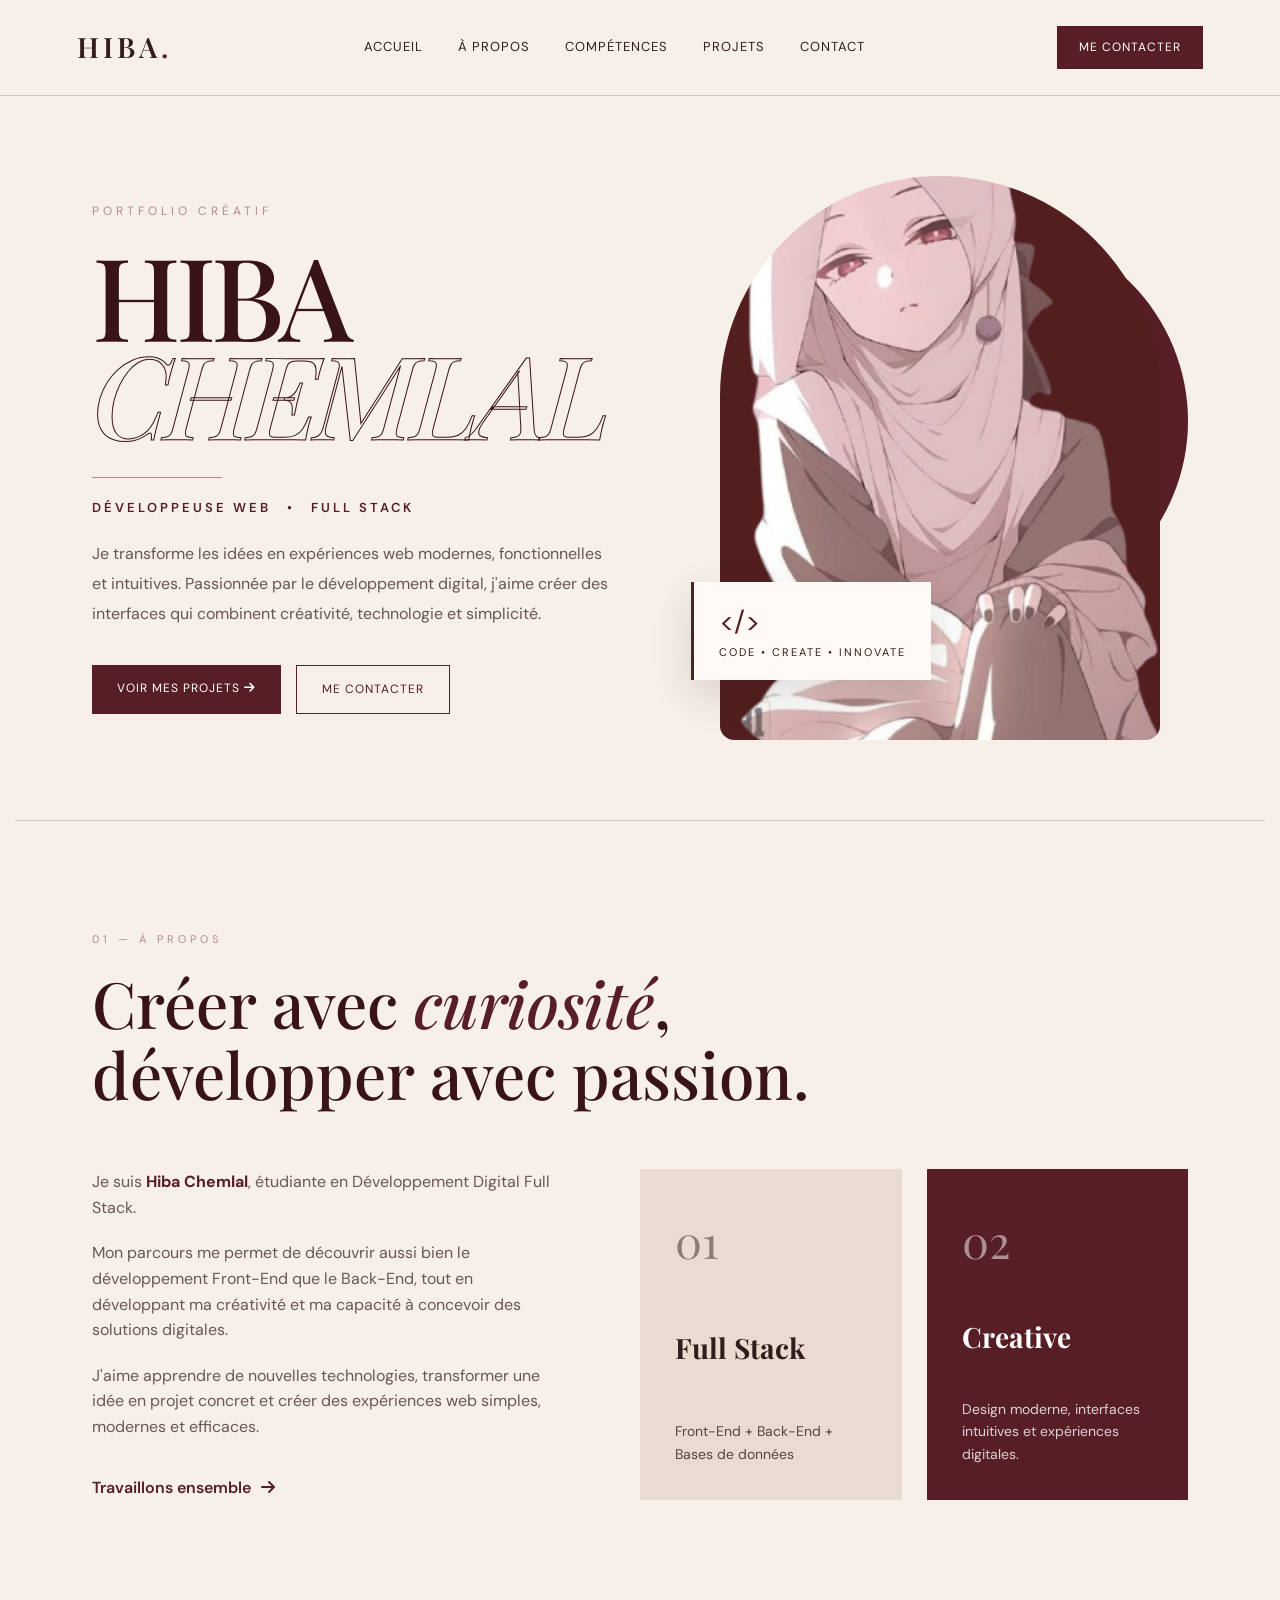
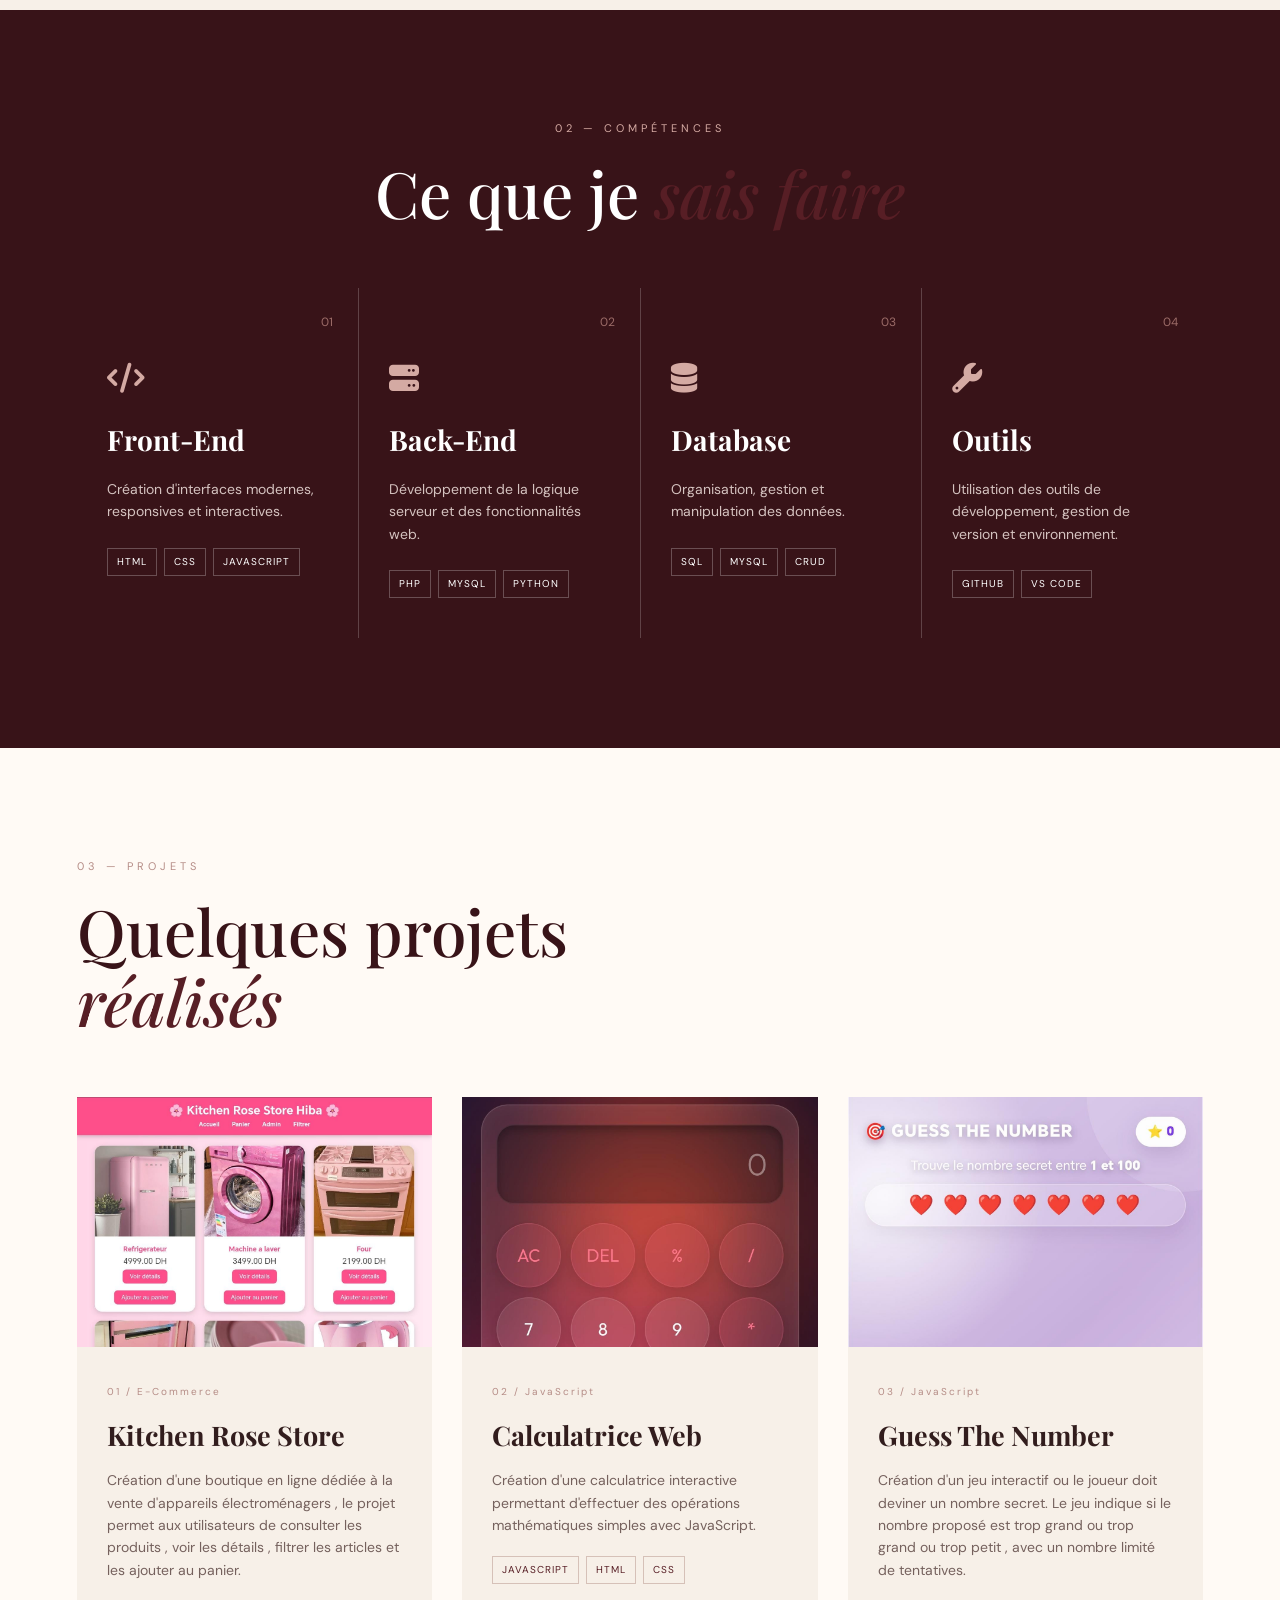
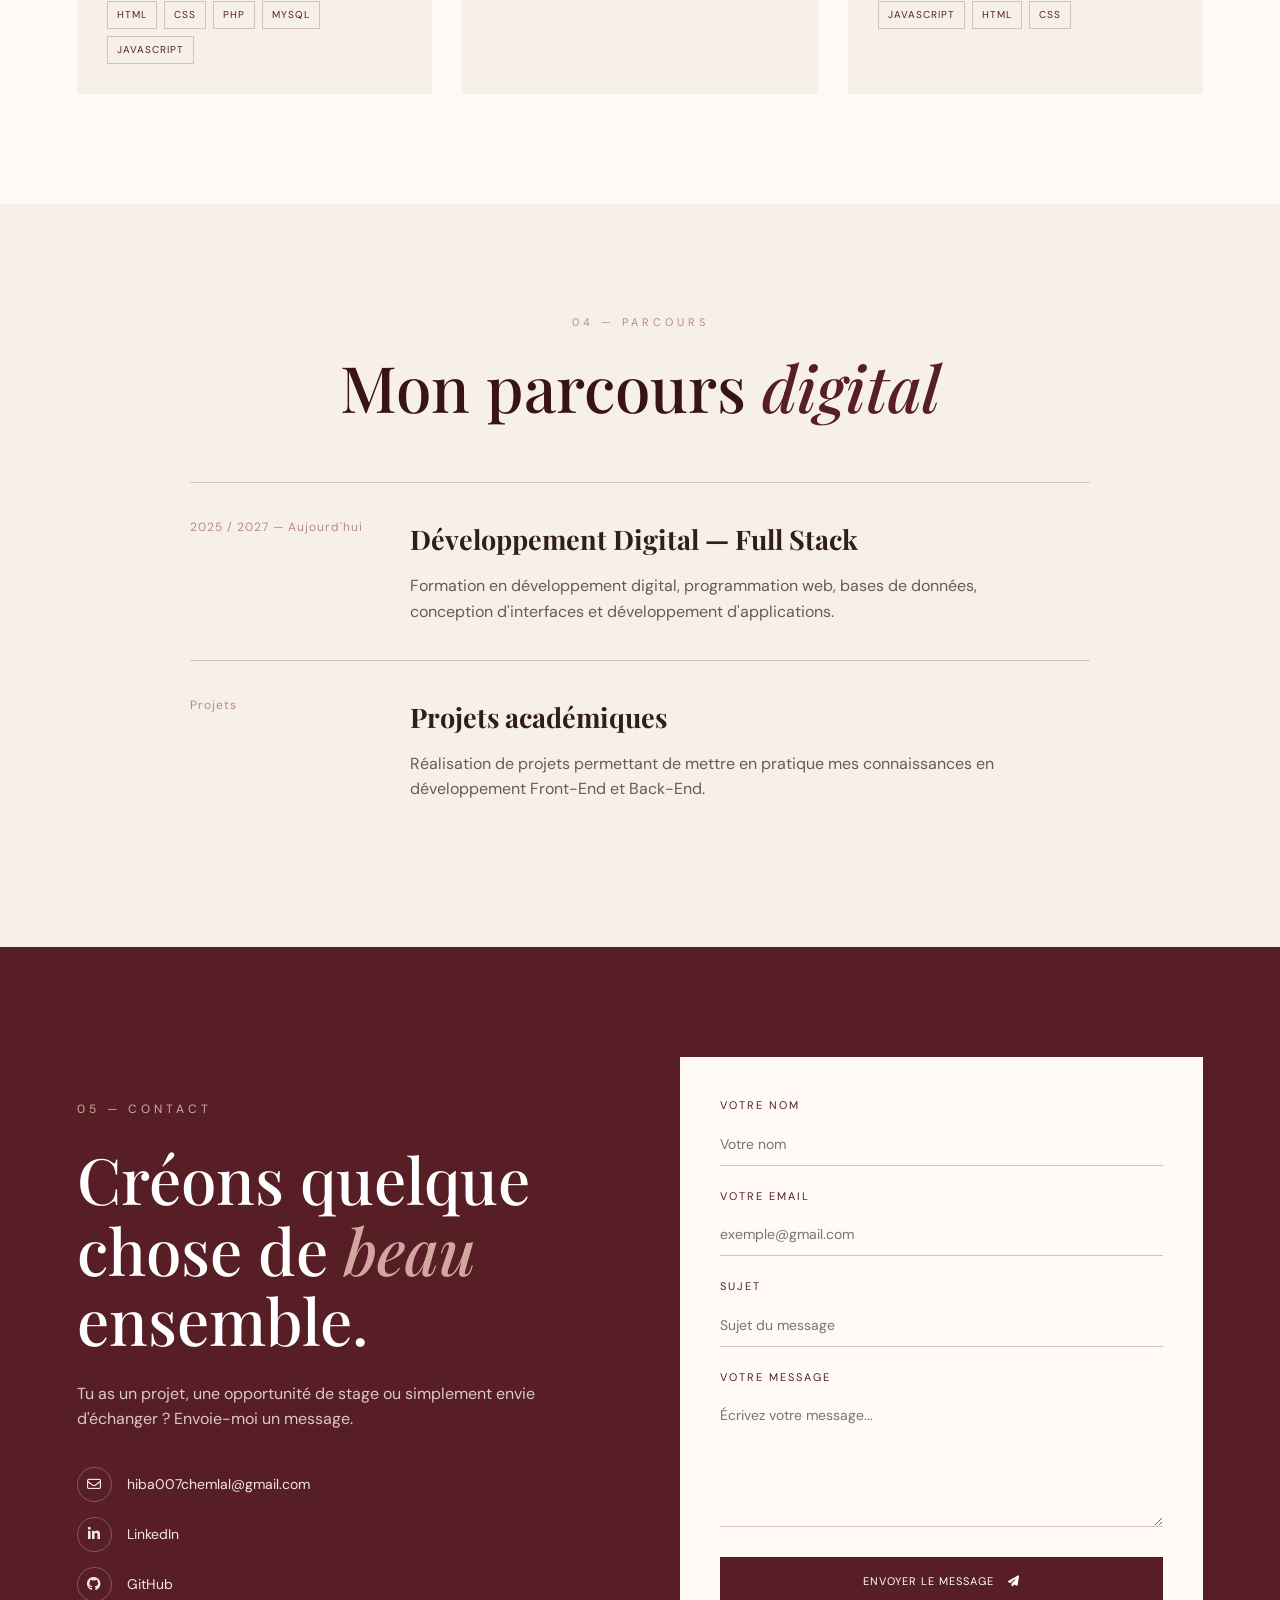
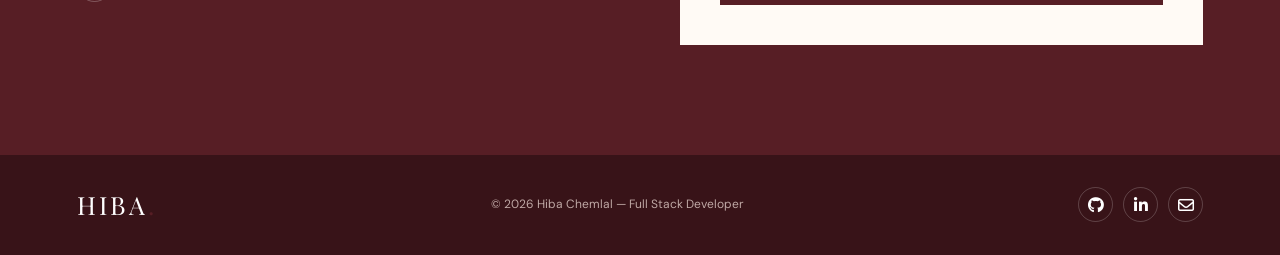
<file: index.html>
<!DOCTYPE html>
<html lang="fr">

<head>
    <meta charset="UTF-8">
    <meta name="viewport" content="width=device-width, initial-scale=1.0">

    <title>Hiba Chemlal | Full Stack Developer</title>

    <meta name="description" content="Portfolio de Hiba Chemlal, étudiante en Développement Digital Full Stack.">

    <!-- Google Fonts -->
    <link rel="preconnect" href="https://fonts.googleapis.com">
    <link rel="preconnect" href="https://fonts.gstatic.com" crossorigin>

    <link
        href="https://fonts.googleapis.com/css2?family=DM+Sans:wght@400;500;600;700&family=Playfair+Display:ital,wght@0,500;0,600;1,500&display=swap"
        rel="stylesheet">

    <!-- Icons -->
    <link rel="stylesheet" href="https://cdnjs.cloudflare.com/ajax/libs/font-awesome/6.5.2/css/all.min.css">
    <style>
        /* =========================================
   RESET
========================================= */

        * {
            margin: 0;
            padding: 0;
            box-sizing: border-box;
        }

        html {
            scroll-behavior: smooth;
        }

        body {
            font-family: "DM Sans", sans-serif;
            background: #f7f0e8;
            color: #321d1d;
            line-height: 1.6;
        }

        a {
            text-decoration: none;
            color: inherit;
        }

        img {
            max-width: 100%;
            display: block;
        }


        /* =========================================
   VARIABLES
========================================= */

        :root {

            --cream: #f7f0e8;

            --cream-light: #fffaf5;

            --brown: #321d1d;

            --wine: #571e25;

            --wine-dark: #381318;

            --rose: #b58c86;

            --line: #d6c1b8;

            --white: #ffffff;

            --max-width: 1250px;
        }


        /* =========================================
   HEADER
========================================= */

        .header {

            width: 100%;

            padding: 25px 6%;

            display: flex;

            align-items: center;

            justify-content: space-between;

            border-bottom: 1px solid var(--line);

            background: rgba(247, 240, 232, 0.95);

            position: sticky;

            top: 0;

            z-index: 1000;

            backdrop-filter: blur(10px);
        }


        .logo {

            font-family: "Playfair Display", serif;

            font-size: 28px;

            letter-spacing: 4px;

            font-weight: 600;
        }

        .logo span,
        .footer-logo span {

            color: var(--wine);

        }


        .navbar {

            display: flex;

            gap: 35px;
        }


        .navbar a {

            font-size: 13px;

            text-transform: uppercase;

            letter-spacing: 1px;

            position: relative;
        }


        .navbar a::after {

            content: "";

            position: absolute;

            bottom: -7px;

            left: 0;

            width: 0;

            height: 1px;

            background: var(--wine);

            transition: 0.3s;
        }


        .navbar a:hover::after {

            width: 100%;
        }


        .header-btn {

            background: var(--wine);

            color: white;

            padding: 12px 22px;

            font-size: 12px;

            text-transform: uppercase;

            letter-spacing: 1px;

            transition: 0.3s;
        }


        .header-btn:hover {

            background: var(--brown);

            transform: translateY(-2px);
        }


        /* =========================================
   HERO
========================================= */

        .hero {

            max-width: var(--max-width);

            margin: auto;

            min-height: 680px;

            padding: 80px 6%;

            display: grid;

            grid-template-columns: 1.05fr 0.95fr;

            align-items: center;

            gap: 50px;

            position: relative;

            overflow: hidden;
        }


        .hero-content {

            position: relative;

            z-index: 2;
        }


        .small-title {

            font-size: 12px;

            letter-spacing: 4px;

            text-transform: uppercase;

            color: var(--rose);

            margin-bottom: 25px;
        }


        .hero h1 {

            font-family: "Playfair Display", serif;

            font-size: clamp(70px, 9vw, 135px);

            font-weight: 500;

            line-height: 0.85;

            letter-spacing: -5px;

            color: var(--wine-dark);
        }


        .hero h1 span {

            font-style: italic;

            color: transparent;

            -webkit-text-stroke: 1px var(--wine-dark);
        }


        .hero-line {

            width: 130px;

            height: 1px;

            background: var(--rose);

            margin: 35px 0 20px;
        }


        .role {

            font-size: 13px;

            letter-spacing: 3px;

            color: var(--wine);

            font-weight: 600;

            margin-bottom: 20px;
        }


        .role span {

            margin: 0 10px;
        }


        .intro {

            max-width: 520px;

            color: #685555;

            font-size: 16px;

            line-height: 1.9;
        }


        .hero-buttons {

            display: flex;

            gap: 15px;

            margin-top: 35px;

            flex-wrap: wrap;
        }


        .btn {

            padding: 14px 25px;

            font-size: 12px;

            text-transform: uppercase;

            letter-spacing: 1px;

            transition: 0.3s;
        }


        .btn.primary {

            background: var(--wine);

            color: white;
        }


        .btn.primary:hover {

            background: var(--brown);

            transform: translateY(-3px);
        }


        .btn.secondary {

            border: 1px solid var(--wine);

            color: var(--wine);
        }


        .btn.secondary:hover {

            background: var(--wine);

            color: white;
        }


        /* =========================================
   HERO IMAGE
========================================= */

        .hero-image {

            position: relative;

            display: flex;

            justify-content: center;

            align-items: center;
        }


        .photo-container {

            width: min(440px, 90%);

            aspect-ratio: 0.78;

            overflow: hidden;

            position: relative;

            z-index: 2;

            border-radius: 230px 230px 15px 15px;

            background: var(--wine);
        }


        .photo-container img {

            width: 100%;

            height: 100%;

            object-fit: cover;
        }


        .image-decoration {

            position: absolute;

            width: 390px;

            height: 390px;

            background: var(--wine);

            border-radius: 50%;

            top: 50px;

            right: 0;

            z-index: 0;
        }


        .code-card {

            position: absolute;

            left: 0;

            bottom: 60px;

            z-index: 5;

            background: var(--cream-light);

            padding: 18px 25px;

            box-shadow: 0 15px 40px rgba(50, 29, 29, 0.15);

            border-left: 3px solid var(--wine);
        }


        .code-card span {

            font-size: 28px;

            color: var(--wine);
        }


        .code-card p {

            font-size: 11px;

            letter-spacing: 2px;

            text-transform: uppercase;
        }


        /* =========================================
   SECTIONS
========================================= */

        .section {

            max-width: var(--max-width);

            margin: auto;

            padding: 110px 6%;
        }


        .section-heading {

            margin-bottom: 60px;
        }


        .section-heading.centered {

            text-align: center;
        }


        .section-heading>p {

            color: var(--rose);

            font-size: 11px;

            letter-spacing: 4px;

            margin-bottom: 20px;
        }


        .section-heading h2 {

            font-family: "Playfair Display", serif;

            font-weight: 500;

            font-size: clamp(42px, 5vw, 70px);

            line-height: 1.1;

            color: var(--wine-dark);
        }


        .section-heading h2 em {

            color: var(--wine);

            font-weight: 500;
        }


        /* =========================================
   ABOUT
========================================= */

        .about {

            border-top: 1px solid var(--line);
        }


        .about-grid {

            display: grid;

            grid-template-columns: 2fr 1fr 1fr;

            gap: 25px;

            align-items: stretch;
        }


        .about-text {

            padding-right: 50px;
        }


        .about-text p {

            margin-bottom: 20px;

            color: #6a5753;
        }


        .about-text strong {

            color: var(--wine);
        }


        .text-link {

            display: inline-flex;

            align-items: center;

            gap: 10px;

            color: var(--wine);

            font-weight: 600;

            margin-top: 15px;
        }


        .text-link i {

            transition: 0.3s;
        }


        .text-link:hover i {

            transform: translateX(6px);
        }


        .about-card {

            padding: 35px;

            background: #eadbd1;

            min-height: 260px;

            display: flex;

            flex-direction: column;

            justify-content: space-between;
        }


        .about-card.dark {

            background: var(--wine);

            color: white;
        }


        .number {

            font-family: "Playfair Display", serif;

            font-size: 45px;

            opacity: 0.5;
        }


        .about-card h3 {

            font-family: "Playfair Display", serif;

            font-size: 28px;
        }


        .about-card p {

            font-size: 14px;

            opacity: 0.8;
        }


        /* =========================================
   SKILLS
========================================= */

        .skills {

            background: var(--wine-dark);

            max-width: none;

            color: white;

            padding-left: 6%;

            padding-right: 6%;
        }


        .skills .section-heading h2 {

            color: white;
        }


        .skills .section-heading>p {

            color: #d5aaa3;
        }


        .skills-grid {

            max-width: var(--max-width);

            margin: auto;

            display: grid;

            grid-template-columns: repeat(4, 1fr);

            gap: 1px;

            background: rgba(255, 255, 255, 0.2);
        }


        .skill-card {

            padding: 40px 30px;

            background: var(--wine-dark);

            min-height: 330px;

            position: relative;

            transition: 0.3s;
        }


        .skill-card:hover {

            background: #4b191f;

            transform: translateY(-5px);
        }


        .skill-number {

            position: absolute;

            top: 25px;

            right: 25px;

            color: #9c6c68;

            font-size: 12px;
        }


        .skill-card>i {

            font-size: 30px;

            margin-top: 35px;

            margin-bottom: 25px;

            color: #d4aaa3;
        }


        .skill-card h3 {

            font-family: "Playfair Display", serif;

            font-size: 28px;

            margin-bottom: 15px;
        }


        .skill-card p {

            color: #d5c3c0;

            font-size: 14px;

            margin-bottom: 25px;
        }


        .tags {

            display: flex;

            flex-wrap: wrap;

            gap: 7px;
        }


        .tags span,
        .project-tags span {

            border: 1px solid rgba(255, 255, 255, 0.25);

            padding: 5px 9px;

            font-size: 10px;

            text-transform: uppercase;

            letter-spacing: 1px;
        }


        /* =========================================
   PROJECTS
========================================= */

        .projects {

            background: var(--cream-light);

            max-width: none;

            padding-left: 6%;

            padding-right: 6%;
        }


        .projects>.section-heading,
        .projects-grid {

            max-width: var(--max-width);

            margin-left: auto;

            margin-right: auto;
        }


        .projects-grid {

            display: grid;

            grid-template-columns: repeat(3, 1fr);

            gap: 30px;
        }


        .project-card {

            background: var(--cream);

            overflow: hidden;

            transition: 0.3s;
        }


        .project-card:hover {

            transform: translateY(-8px);

            box-shadow: 0 20px 50px rgba(50, 29, 29, 0.12);
        }


        .project-image {
            width:100%;
            height: 300px;

            position: relative;

            display: flex;

            align-items: center;

            justify-content: center;

            overflow: hidden;
            background-repeat: no-repeat;
        }


        .project-one {
    background-image: url('e-boutique.jpeg'); 
    background-size: cover;
    background-position: top;
    height:250px;        
}

.project-two {
    background-image: url('calculator.jpeg'); 
    background-size: cover;
    background-position: top;
    height:250px;  
}

        .project-three {
            background-image: url('guess.jpeg');
            background-size: cover;
            background-position: top;
            height: 250px;
        }


        .project-image::before {

            font-family: "Playfair Display", serif;

            font-size: 75px;

            color: rgba(255, 255, 255, 0.2);

            position: absolute;
        }


        .project-overlay {

            position: absolute;

            inset: 0;

            display: flex;

            justify-content: center;

            align-items: center;

            background: rgba(55, 18, 23, 0.75);

            opacity: 0;

            transition: 0.3s;
        }


        .project-overlay i {

            color: white;

            font-size: 30px;
        }


        .project-card:hover .project-overlay {

            opacity: 1;
        }


        .project-info {

            padding: 30px;
        }


        .project-info>span {

            font-size: 10px;

            color: var(--rose);

            letter-spacing: 2px;
        }


        .project-info h3 {

            font-family: "Playfair Display", serif;

            font-size: 27px;

            margin: 12px 0;
        }


        .project-info p {

            color: #75615d;

            font-size: 14px;

            margin-bottom: 20px;
        }


        .project-tags {

            display: flex;

            flex-wrap: wrap;

            gap: 7px;
        }


        .project-tags span {

            color: var(--wine);

            border-color: var(--line);
        }


        /* =========================================
   EXPERIENCE
========================================= */

        .timeline {

            max-width: 900px;

            margin: auto;
        }


        .timeline-item {

            display: grid;

            grid-template-columns: 180px 1fr;

            gap: 40px;

            padding: 35px 0;

            border-top: 1px solid var(--line);
        }


        .timeline-date {

            color: var(--rose);

            font-size: 12px;

            letter-spacing: 1px;
        }


        .timeline-content h3 {

            font-family: "Playfair Display", serif;

            font-size: 27px;

            margin-bottom: 12px;
        }


        .timeline-content p {

            color: #6b5955;

            max-width: 650px;
        }


        /* =========================================
   CONTACT
========================================= */

        .contact {

            max-width: none;

            background: var(--wine);

            color: white;

            padding-left: 6%;

            padding-right: 6%;
        }


        .contact-container {

            max-width: var(--max-width);

            margin: auto;

            display: grid;

            grid-template-columns: 1fr 1fr;

            gap: 80px;

            align-items: center;
        }


        .contact-intro .small-title {

            color: #d4aaa3;
        }


        .contact-intro h2 {

            font-family: "Playfair Display", serif;

            font-size: clamp(45px, 5vw, 70px);

            line-height: 1.1;

            font-weight: 500;

            margin-bottom: 25px;
        }


        .contact-intro h2 em {

            color: #d3a7a0;
        }


        .contact-intro>p:not(.small-title) {

            color: #dbc9c6;

            max-width: 500px;

            margin-bottom: 35px;
        }


        .contact-links {

            display: flex;

            flex-direction: column;

            gap: 15px;
        }


        .contact-links a {

            display: flex;

            align-items: center;

            gap: 15px;

            color: #f3e6e2;

            font-size: 14px;
        }


        .contact-links i {

            width: 35px;

            height: 35px;

            border: 1px solid rgba(255, 255, 255, 0.25);

            border-radius: 50%;

            display: flex;

            align-items: center;

            justify-content: center;
        }


        /* FORM */

        .contact-form-box {

            background: var(--cream-light);

            color: var(--brown);

            padding: 40px;
        }


        .input-group {

            margin-bottom: 22px;
        }


        .input-group label {

            display: block;

            font-size: 11px;

            text-transform: uppercase;

            letter-spacing: 2px;

            margin-bottom: 8px;

            color: var(--wine);
        }


        .input-group input,
        .input-group textarea {

            width: 100%;

            border: none;

            border-bottom: 1px solid var(--line);

            background: transparent;

            padding: 12px 0;

            outline: none;

            font-family: inherit;

            font-size: 14px;

            color: var(--brown);

            resize: vertical;
        }


        .input-group input:focus,
        .input-group textarea:focus {

            border-color: var(--wine);
        }


        .send-btn {

            width: 100%;

            border: none;

            background: var(--wine);

            color: white;

            padding: 17px;

            cursor: pointer;

            font-family: inherit;

            text-transform: uppercase;

            letter-spacing: 1px;

            font-size: 11px;

            transition: 0.3s;
        }


        .send-btn:hover {

            background: var(--brown);
        }


        .send-btn i {

            margin-left: 10px;
        }


        /* =========================================
   FOOTER
========================================= */

        footer {

            background: var(--wine-dark);

            color: white;

            padding: 30px 6%;

            display: flex;

            justify-content: space-between;

            align-items: center;

            gap: 20px;

            flex-wrap: wrap;
        }


        .footer-logo {

            font-family: "Playfair Display", serif;

            font-size: 25px;

            letter-spacing: 3px;
        }


        footer p {

            color: #bfa8a5;

            font-size: 12px;
        }


        .socials {

            display: flex;

            gap: 10px;
        }


        .socials a {

            width: 35px;

            height: 35px;

            border: 1px solid rgba(255, 255, 255, 0.2);

            border-radius: 50%;

            display: flex;

            align-items: center;

            justify-content: center;

            transition: 0.3s;
        }


        .socials a:hover {

            background: white;

            color: var(--wine);
        }


        /* =========================================
   RESPONSIVE — TABLET
========================================= */

        @media (max-width: 1000px) {

            .navbar {

                gap: 15px;
            }

            .header-btn {

                display: none;
            }

            .hero {

                grid-template-columns: 1fr 1fr;

                padding-top: 60px;
            }

            .hero h1 {

                font-size: 80px;
            }

            .skills-grid {

                grid-template-columns: repeat(2, 1fr);
            }

            .projects-grid {

                grid-template-columns: 1fr 1fr;
            }

            .about-grid {

                grid-template-columns: 1fr 1fr;
            }

            .about-text {

                grid-column: 1 / -1;

                padding-right: 0;
            }

        }


        /* =========================================
   RESPONSIVE — MOBILE
========================================= */

        @media (max-width: 700px) {

            .header {

                padding: 18px 5%;

                position: relative;
            }

            .navbar {

                display: none;
            }

            .logo {

                font-size: 23px;
            }


            .hero {

                grid-template-columns: 1fr;

                padding: 60px 5%;

                text-align: center;

                min-height: auto;
            }


            .hero h1 {

                font-size: clamp(60px, 18vw, 90px);

                letter-spacing: -3px;
            }


            .hero-line {

                margin: 25px auto 18px;
            }


            .intro {

                margin: auto;
            }


            .hero-buttons {

                justify-content: center;
            }


            .hero-image {

                margin-top: 40px;
            }


            .image-decoration {

                width: 300px;

                height: 300px;

                right: 50%;

                transform: translateX(50%);
            }


            .photo-container {

                width: 75%;

            }


            .code-card {

                left: 3%;

                bottom: 30px;
            }


            .section {

                padding: 80px 5%;
            }


            .section-heading {

                margin-bottom: 40px;
            }


            .section-heading h2 {

                font-size: 45px;
            }


            .about-grid {

                grid-template-columns: 1fr;
            }


            .about-text {

                grid-column: auto;
            }


            .skills {

                padding-left: 5%;

                padding-right: 5%;
            }


            .skills-grid {

                grid-template-columns: 1fr;
            }


            .projects {

                padding-left: 5%;

                padding-right: 5%;
            }


            .projects-grid {

                grid-template-columns: 1fr;
            }


            .project-image {

                height: 250px;
            }


            .timeline-item {

                grid-template-columns: 1fr;

                gap: 10px;
            }


            .contact {

                padding-left: 5%;

                padding-right: 5%;
            }


            .contact-container {

                grid-template-columns: 1fr;

                gap: 50px;
            }


            .contact-form-box {

                padding: 25px;
            }


            .contact-intro h2 {

                font-size: 48px;
            }


            footer {

                flex-direction: column;

                text-align: center;
            }

        }


        /* =========================================
   SMALL MOBILE
========================================= */

        @media (max-width: 400px) {

            .hero h1 {

                font-size: 57px;
            }

            .section-heading h2 {

                font-size: 38px;
            }

            .contact-intro h2 {

                font-size: 40px;
            }

            .photo-container {

                width: 85%;
            }

        }

        .project-one iframe {
            width: 100%;
            height: 100%;
            border: none;
        }
    </style>
</head>

<body>

    <!-- ================= HEADER ================= -->

    <header class="header">

        <div class="logo">
            HIBA<span>.</span>
        </div>

        <nav class="navbar">
            <a href="#home">Accueil</a>
            <a href="#about">À propos</a>
            <a href="#skills">Compétences</a>
            <a href="#projects">Projets</a>
            <a href="#contact">Contact</a>
        </nav>

        <a href="#contact" class="header-btn">
            Me contacter
        </a>

    </header>


    <!-- ================= HERO ================= -->

    <section id="home" class="hero">

        <div class="hero-content">

            <p class="small-title">
                PORTFOLIO CRÉATIF
            </p>

            <h1>
                HIBA<br>
                <span>CHEMLAL</span>
            </h1>

            <div class="hero-line"></div>

            <p class="role">
                DÉVELOPPEUSE WEB <span>•</span> FULL STACK
            </p>

            <p class="intro">
                Je transforme les idées en expériences web modernes,
                fonctionnelles et intuitives. Passionnée par le
                développement digital, j'aime créer des interfaces
                qui combinent créativité, technologie et simplicité.
            </p>

            <div class="hero-buttons">

                <a href="#projects" class="btn primary">
                    Voir mes projets
                    <i class="fa-solid fa-arrow-right"></i>
                </a>

                <a href="#contact" class="btn secondary">
                    Me contacter
                </a>

            </div>

        </div>


        <div class="hero-image">

            <div class="image-decoration"></div>

            <div class="photo-container">

                <!-- Mets ta photo dans avatar.png -->

                <img src="avatar.png" alt="Photo de Hiba Chemlal">

            </div>

            <div class="code-card">
                <span>&lt;/&gt;</span>
                <p>Code • Create • Innovate</p>
            </div>

        </div>

    </section>


    <!-- ================= ABOUT ================= -->

    <section id="about" class="about section">

        <div class="section-heading">

            <p>01 — À PROPOS</p>

            <h2>
                Créer avec <em>curiosité</em>,<br>
                développer avec passion.
            </h2>

        </div>


        <div class="about-grid">

            <div class="about-text">

                <p>
                    Je suis <strong>Hiba Chemlal</strong>, étudiante en
                    Développement Digital Full Stack.
                </p>

                <p>
                    Mon parcours me permet de découvrir aussi bien
                    le développement Front-End que le Back-End,
                    tout en développant ma créativité et ma capacité
                    à concevoir des solutions digitales.
                </p>

                <p>
                    J'aime apprendre de nouvelles technologies,
                    transformer une idée en projet concret et créer
                    des expériences web simples, modernes et efficaces.
                </p>

                <a href="#contact" class="text-link">
                    Travaillons ensemble
                    <i class="fa-solid fa-arrow-right"></i>
                </a>

            </div>


            <div class="about-card">

                <div class="number">01</div>

                <h3>
                    Full Stack
                </h3>

                <p>
                    Front-End + Back-End + Bases de données
                </p>

            </div>


            <div class="about-card dark">

                <div class="number">02</div>

                <h3>
                    Creative
                </h3>

                <p>
                    Design moderne, interfaces intuitives
                    et expériences digitales.
                </p>

            </div>

        </div>

    </section>


    <!-- ================= SKILLS ================= -->

    <section id="skills" class="skills section">

        <div class="section-heading centered">

            <p>02 — COMPÉTENCES</p>

            <h2>
                Ce que je <em>sais faire</em>
            </h2>

        </div>


        <div class="skills-grid">

            <div class="skill-card">

                <span class="skill-number">01</span>

                <i class="fa-solid fa-code"></i>

                <h3>Front-End</h3>

                <p>
                    Création d'interfaces modernes,
                    responsives et interactives.
                </p>

                <div class="tags">
                    <span>HTML</span>
                    <span>CSS</span>
                    <span>JavaScript</span>
                </div>

            </div>


            <div class="skill-card">

                <span class="skill-number">02</span>

                <i class="fa-solid fa-server"></i>

                <h3>Back-End</h3>

                <p>
                    Développement de la logique serveur
                    et des fonctionnalités web.
                </p>

                <div class="tags">
                    <span>PHP</span>
                    <span>MySQL</span>
                    <span>Python</span>
                </div>

            </div>
            <div class="skill-card">

                <span class="skill-number">03</span>

                <i class="fa-solid fa-database"></i>

                <h3>Database</h3>

                <p>
                    Organisation, gestion et manipulation
                    des données.
                </p>

                <div class="tags">
                    <span>SQL</span>
                    <span>MySQL</span>
                    <span>CRUD</span>
                </div>

            </div>
            <div class="skill-card">

                <span class="skill-number">04</span>

                <i class="fa-solid fa-wrench"></i>

                <h3>Outils</h3>

                <p>
                    Utilisation des outils de développement,
                    gestion de version et environnement.
                </p>

                <div class="tags">
                    <span>GitHub</span>
                    <span>VS Code</span>
                </div>

            </div>
        </div>

    </section>


    <!-- ================= PROJECTS ================= -->

    <section id="projects" class="projects section">

        <div class="section-heading">

            <p>03 — PROJETS</p>

            <h2>
                Quelques projets<br>
                <em>réalisés</em>
            </h2>

        </div>


        <div class="projects-grid">


            <article class="project-card">

                <div class="project-image project-one">

                    <div class="project-overlay">
                        <a href="http://kitchenrosestore.kesug.com" target="_blank">
                            <i class="fa-solid fa-arrow-up-right-from-square"></i>
                        </a>
                    </div>

                </div>

                <div class="project-info">

                    <span>01 / E-Commerce</span>

                    <h3>
                        Kitchen Rose Store
                    </h3>

                    <p>
                        Création d'une boutique en ligne dédiée à la vente d'appareils électroménagers , le projet
                        permet aux utilisateurs de consulter les produits , voir les détails , filtrer les articles et
                        les ajouter au panier.
                    </p>

                    <div class="project-tags">
                        <span>HTML</span>
                        <span>CSS</span>
                        <span>PHP</span>
                        <span>MySQL</span>
                        <span>JavaScript</span>
                    </div>
                </div>
            </article>
            <article class="project-card">
    <div class="project-image project-two">
        <div class="project-overlay">
            <a href="https://hiba-007-chemlal.github.io/hiba-chemlal-portfolio/calculatrice.html" target="_blank">
                <i class="fa-solid fa-arrow-up-right-from-square"></i>
            </a>
        </div>
    </div>
    <div class="project-info">
        <span>02 / JavaScript</span>
        <h3>Calculatrice Web</h3>
        <p>
            Création d'une calculatrice interactive permettant d'effectuer des opérations mathématiques simples avec JavaScript.
        </p>
        <div class="project-tags">
            <span>JavaScript</span>
            <span>HTML</span>
            <span>CSS</span>
        </div>
    </div>
</article>
            <article class="project-card">
                <div class="project-image project-three">
                    <div class="project-overlay">
                         <a href="https://hiba-007-chemlal.github.io/hiba-chemlal-portfolio/jeu1.html" target="_blank">
                        <i class="fa-solid fa-arrow-up-right-from-square"></i>
                         </a>     
                    </div>
                </div>
                <div class="project-info">
                    <span>03 / JavaScript</span>
                    <h3>
                        Guess The Number
                    </h3>
                    <p>
                        Création d'un jeu interactif ou le joueur doit deviner un nombre secret. Le jeu indique si le nombre proposé est trop grand ou trop grand ou trop petit , avec un nombre limité de tentatives.
                    </p>
                    <div class="project-tags">
                        <span>JavaScript</span>
                        <span>HTML</span>
                        <span>CSS</span>
                    </div>
                </div>
            </article>
        </div>
    </section>
    <!-- ================= EXPERIENCE ================= -->
    <section class="experience section">
        <div class="section-heading centered">
            <p>04 — PARCOURS</p>
            <h2>
                Mon parcours <em>digital</em>
            </h2>
        </div>
        <div class="timeline">
            <div class="timeline-item">
                <div class="timeline-date">
                    2025 / 2027 — Aujourd'hui
                </div>
                <div class="timeline-content">
                    <h3>
                        Développement Digital — Full Stack
                    </h3>
                    <p>
                        Formation en développement digital,
                        programmation web, bases de données,
                        conception d'interfaces et développement
                        d'applications.
                    </p>
                </div>
            </div>
            <div class="timeline-item">
                <div class="timeline-date">
                    Projets
                </div>
                <div class="timeline-content">
                    <h3>
                        Projets académiques
                    </h3>
                    <p>
                        Réalisation de projets permettant de mettre
                        en pratique mes connaissances en développement
                        Front-End et Back-End.
                    </p>
                </div>
            </div>
        </div>
    </section>
    <!-- ================= CONTACT ================= -->
    <section id="contact" class="contact section">
        <div class="contact-container">
            <div class="contact-intro">
                <p class="small-title">
                    05 — CONTACT
                </p>
                <h2>
                    Créons quelque chose
                    de <em>beau</em> ensemble.
                </h2>
                <p>
                    Tu as un projet, une opportunité de stage
                    ou simplement envie d'échanger ?
                    Envoie-moi un message.
                </p>
                <div class="contact-links">
                    <a href="mailto:hiba007chemlal@gmail.com">
                        <i class="fa-regular fa-envelope"></i>
                        hiba007chemlal@gmail.com
                    </a>
                    <a
                        href="https://www.linkedin.com/in/hiba-chemlal-0210b743a?utm_source=share_via&utm_content=profile&utm_medium=member_android">
                        <i class="fa-brands fa-linkedin-in"></i>
                        LinkedIn
                    </a>
                    <a href="https://github.com/Hiba-007-Chemlal/hiba-chemlal-portfolio">
                        <i class="fa-brands fa-github"></i>
                        GitHub
                    </a>
                </div>
            </div>
            <!-- FORMULAIRE -->
            <div class="contact-form-box">
                <form id="contactForm">
                    <div class="input-group">
                        <label for="name">
                            Votre nom
                        </label>
                        <input type="text" id="name" placeholder="Votre nom" required>
                    </div>
                    <div class="input-group">
                        <label for="email">
                            Votre email
                        </label>
                        <input type="email" id="email" placeholder="exemple@gmail.com" required>
                    </div>
                    <div class="input-group">
                        <label for="subject">
                            Sujet
                        </label>
                        <input type="text" id="subject" placeholder="Sujet du message" required>
                    </div>
                    <div class="input-group">
                        <label for="message">
                            Votre message
                        </label>
                        <textarea id="message" rows="6" placeholder="Écrivez votre message..." required></textarea>
                    </div>
                    <button type="submit" class="send-btn">
                        Envoyer le message
                        <i class="fa-solid fa-paper-plane"></i>
                    </button>
                </form>
            </div>
        </div>
    </section>
    <!-- ================= FOOTER ================= -->
    <footer>
        <div class="footer-logo">
            HIBA<span>.</span>
        </div>
        <p>
            © 2026 Hiba Chemlal — Full Stack Developer
        </p>
        <div class="socials">
            <a href="https://github.com/Hiba-007-Chemlal/hiba-chemlal-portfolio">
                <i class="fa-brands fa-github"></i>
            </a>
            <a href="https://www.linkedin.com/in/hiba-chemlal-0210b743a?utm_source=share_via&utm_content=profile&utm_medium=member_android"">
            <i class=" fa-brands fa-linkedin-in"></i>
            </a>
            <a href="mailto:hiba007chemlal@gmail.com">
                <i class="fa-regular fa-envelope"></i>
            </a>
        </div>
    </footer>
    <!-- ================= EMAIL SCRIPT ================= -->
    <script>
        const form = document.getElementById("contactForm");
        form.addEventListener("submit", function (event) {
            event.preventDefault();
            const name =
                document.getElementById("name").value;
            const email =
                document.getElementById("email").value;
            const subject =
                document.getElementById("subject").value;
            const message =
                document.getElementById("message").value;
            const destination =
                "hiba007chemlal@gmail.com";
            const emailSubject =
                encodeURIComponent(subject);
            const emailBody =
                encodeURIComponent(
                    `
Bonjour Hiba,
Nom : ${name}
Email : ${email}
Message :
${message}
--------------------
Message envoyé depuis le portfolio de Hiba Chemlal.
`
                );
            window.location.href =
                `mailto:${destination}?subject=${emailSubject}&body=${emailBody}`;
        });
    </script>
</body>

</html>
</file>
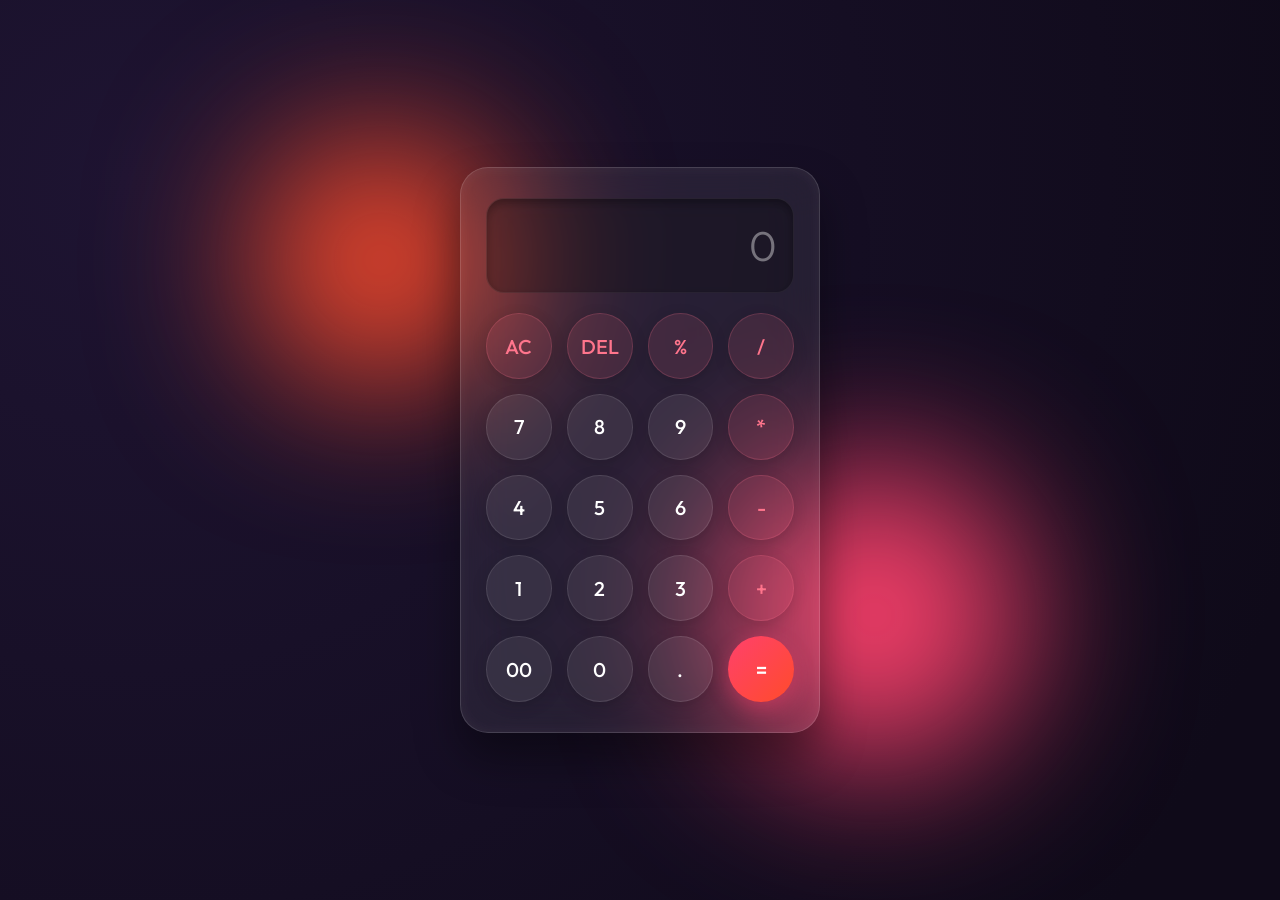
<file: calcul.html>
<!DOCTYPE html>
<html lang="en">
<head>
    <meta charset="UTF-8">
    <meta name="viewport" content="width=device-width, initial-scale=1.0">
    <title>Modern Glass Calculator</title>
    <style>
        @import url('https://fonts.googleapis.com/css2?family=Outfit:wght@300;400;600&display=swap');
        * {
            margin: 0;
            padding: 0;
            box-sizing: border-box;
            font-family: 'Outfit', sans-serif;
            user-select: none;
        }
        body {
            width: 100%;
            min-height: 100vh;
            display: flex;
            justify-content: center;
            align-items: center;
            background: radial-gradient(circle at 10% 20%, rgb(30, 20, 50) 0%, rgb(15, 10, 25) 90%);
            padding: 20px;
            overflow: hidden;
            position: relative;
        }
        body::before, body::after {
            content: '';
            position: absolute;
            border-radius: 50%;
            filter: blur(80px);
            z-index: 0;
        }
        body::before {
            width: 250px;
            height: 250px;
            background: #ff4b2b;
            top: 15%;
            left: 20%;
        }
        body::after {
            width: 300px;
            height: 300px;
            background: #ff416c;
            bottom: 15%;
            right: 20%;
        }
        .calculator {
            position: relative;
            z-index: 1;
            width: 100%;
            max-width: 360px;
            padding: 30px 25px;
            border-radius: 28px;
            background: rgba(255, 255, 255, 0.07);
            backdrop-filter: blur(25px);
            -webkit-backdrop-filter: blur(25px);
            border: 1px solid rgba(255, 255, 255, 0.15);
            box-shadow: 0 25px 45px rgba(0, 0, 0, 0.4),
                        inset 0 0 15px rgba(255, 255, 255, 0.05);
            display: flex;
            flex-direction: column;
            gap: 20px;
        }
        .screen-container {
            width: 100%;
            background: rgba(0, 0, 0, 0.25);
            border-radius: 18px;
            padding: 20px 15px;
            border: 1px solid rgba(255, 255, 255, 0.05);
            box-shadow: inset 0 4px 10px rgba(0, 0, 0, 0.3);
        }
        input {
            width: 100%;
            border: none;
            outline: none;
            background: transparent;
            font-size: 42px;
            font-weight: 300;
            text-align: right;
            color: #ffffff;
            letter-spacing: 1px;
        }
        input::placeholder {
            color: rgba(255, 255, 255, 0.4);
        }
        .buttons-grid {
            display: grid;
            grid-template-columns: repeat(4, 1fr);
            gap: 15px;
        }
        button {
            border: none;
            outline: none;
            width: 100%;
            aspect-ratio: 1;
            border-radius: 50%;
            background: rgba(255, 255, 255, 0.08);
            color: #ffffff;
            font-size: 20px;
            font-weight: 500;
            cursor: pointer;
            border: 1px solid rgba(255, 255, 255, 0.1);
            transition: all 0.2s ease-in-out;
            display: flex;
            justify-content: center;
            align-items: center;
            box-shadow: 0 4px 15px rgba(0, 0, 0, 0.15);
        }
        button:hover {
            background: rgba(255, 255, 255, 0.2);
            transform: translateY(-2px);
            box-shadow: 0 6px 20px rgba(0, 0, 0, 0.25);
        }
        button:active {
            transform: translateY(1px);
            box-shadow: 0 2px 10px rgba(0, 0, 0, 0.2);
        }
        .operator {
            color: #ff758c;
            background: rgba(255, 117, 140, 0.12);
            border: 1px solid rgba(255, 117, 140, 0.2);
        }
        .operator:hover {
            background: rgba(255, 117, 140, 0.25);
        }
        .equal {
            background: linear-gradient(135deg, #ff416c, #ff4b2b);
            color: #ffffff;
            font-weight: 600;
            border: none;
            box-shadow: 0 8px 20px rgba(255, 65, 108, 0.4);
        }
        .equal:hover {
            background: linear-gradient(135deg, #ff4b2b, #ff416c);
            box-shadow: 0 10px 25px rgba(255, 65, 108, 0.6);
        }
        @media (max-width: 380px) {
            .calculator {
                padding: 20px 15px;
            }
            .buttons-grid {
                gap: 10px;
            }
            input {
                font-size: 32px;
            }
            button {
                font-size: 18px;
            }
        }
    </style>
</head>
<body>
    <div class="calculator">
        <div class="screen-container">
            <input type="text" placeholder="0" id="input" readonly>
        </div>
        <div class="buttons-grid">
            <button class="operator">AC</button>
            <button class="operator">DEL</button>
            <button class="operator">%</button>
            <button class="operator">/</button>
            <button>7</button>
            <button>8</button>
            <button>9</button>
            <button class="operator">*</button>
            <button>4</button>
            <button>5</button>
            <button>6</button>
            <button class="operator">-</button>
            <button>1</button>
            <button>2</button>
            <button>3</button>
            <button class="operator">+</button>
            <button>00</button>
            <button>0</button>
            <button>.</button>
            <button class="equal">=</button>
        </div>
    </div>
    <script>
        let input = document.getElementById('input');
        let buttons = document.querySelectorAll('button');
        let string = "";
        let arr = Array.from(buttons);
        arr.forEach(button => {
            button.addEventListener('click', (e) => {
                let value = e.target.innerHTML;
                if (value === '=') {
                    try {
                        if (string.trim() !== "") {
                            string = eval(string).toString();
                            input.value = string;
                        }
                    } catch (error) {
                        input.value = "Error";
                        string = "";
                    }
                }
                else if (value === 'AC') {
                    string = "";
                    input.value = string;
                }
                else if (value === 'DEL') {
                    string = string.substring(0, string.length - 1);
                    input.value = string;
                }
                else {
                    string += value;
                    input.value = string;
                }
            });
        });
    </script>
</body>
</html>
</file>
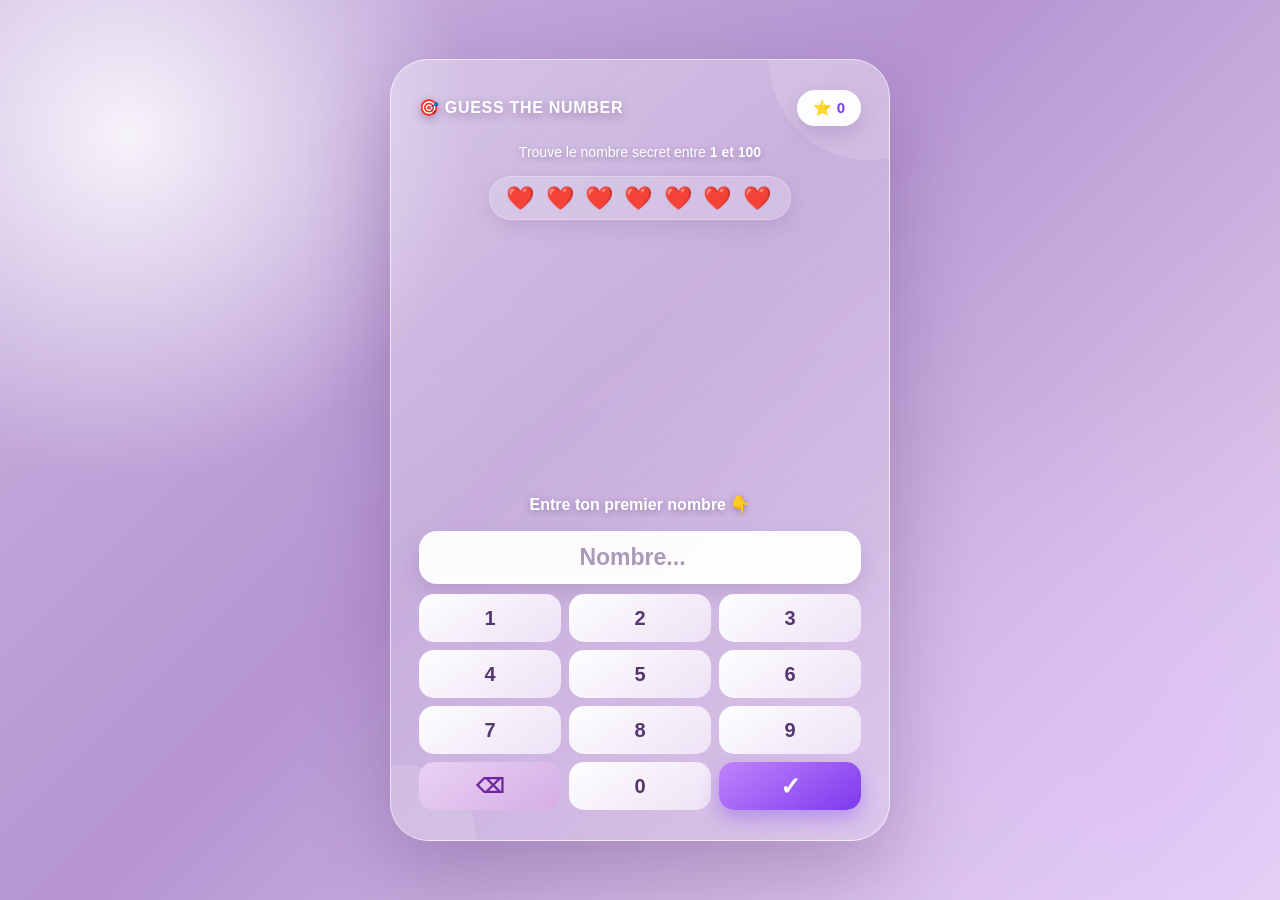
<file: jeu1.html>
<!DOCTYPE html>
<html lang="fr">
<head>
    <meta charset="UTF-8">
    <meta name="viewport" content="width=device-width, initial-scale=1.0">
    <title>Guess The Number</title>
    <style>
* {
    margin: 0;
    padding: 0;
    box-sizing: border-box;
}
body {
    min-height: 100vh;
    font-family: "Poppins", "Segoe UI", Arial, sans-serif;
    display: flex;
    justify-content: center;
    align-items: center;
    padding: 25px;
    overflow-x: hidden;
    background: radial-gradient(circle at 10% 15%, rgba(255,255,255,.85), transparent 25%),
                radial-gradient( circle at 90% 85%, rgba(220,190,255,.55), transparent 28%),
                linear-gradient(135deg, #c9b4df 0%, #b695d2 45%, #ead8f2 100%);
}
.game {
    width: 100%;
    max-width: 500px;
    min-height: 720px;
    padding: 30px 28px;
    position: relative;
    text-align: center;
    overflow: hidden;
    border-radius: 38px;
    border: 1px solid rgba(255,255,255,.65);
    background: linear-gradient(145deg, rgba(255,255,255,.34), rgba(255,255,255,.13));
    box-shadow: 0 30px 80px rgba(74,40,100,.28);
}
.game::before {
    content: "";
    position: absolute;
    width: 200px;
    height: 200px;
    top: -100px;
    right: -80px;
    border-radius: 50%;
    background:rgba(255,255,255,.13);
    pointer-events: none;
}
.game::after {
    content: "";
    position: absolute;
    width: 145px;
    height: 145px;
    bottom: -70px;
    left: -60px;
    border-radius: 50%;
    background:rgba(255,255,255,.12);
    pointer-events: none;
}
.header {
    position: relative;
    display: flex;
    justify-content: space-between;
    align-items: center;
    gap: 12px;
    margin-bottom: 15px;
}
.title {
    color: #ffffff;
    font-weight: 900;
    letter-spacing: .7px;
    text-shadow:0 3px 10px rgba(55,25,75,.35);
}
.score {
    padding: 9px 16px;
    border-radius: 50px;
    background:rgba(255,255,255,.96);
    color: #7c3aed;
    font-size: 15px;
    font-weight: 900;
    box-shadow:0 8px 20px rgba(65,30,90,.14);
}
.score:hover {
    transform:
        translateY(-2px)
        scale(1.05);
}
.instructions {
    position: relative;
    margin-bottom: 13px;
    color: #ffffff;
    font-size: 14px;
    line-height: 1.6;
    text-shadow:0 2px 6px rgba(50,20,70,.3);
}
.instructions strong {
    color: #ffffff;
    font-weight: 900;
}
.lives {
    position: relative;
    display: inline-flex;
    justify-content: center;
    align-items: center;
    padding: 7px 16px;
    margin-bottom: 12px;
    min-height: 44px;
    border-radius: 50px;
    background:rgba(255,255,255,.18);
    border:1px solid rgba(255,255,255,.28);
    font-size: 23px;
    letter-spacing: 2px;
    box-shadow:0 8px 20px rgba(60,30,80,.10);
}
.history {
    position: relative;
    width: 100%;
    height: 245px;
    display: flex;
    flex-direction: column;
    align-items: center;
    gap: 8px;
    padding: 5px 10px;
    overflow-y: auto;
    overflow-x: hidden;
    scrollbar-width: thin;
    scrollbar-color:rgba(124,58,237,.45) transparent;
}
.number-box {
    width: 175px;
    min-height: 53px;
    flex-shrink: 0;
    display: flex;
    justify-content: center;
    align-items: center;
    border-radius: 20px;
    color: #ffffff;
    font-size: 27px;
    font-weight: 900;
    background:linear-gradient(135deg, #9b59d0, #7139a8);
    box-shadow:0 9px 22px rgba(100,45,150,.30);
}
.number-box:hover {
    transform:scale(1.03);
}
.number-box.correct {
    background:linear-gradient(135deg, #c084fc, #8b5cf6);
    box-shadow:0 10px 25px rgba(139,92,246,.35);
}
@keyframes appear {
    from {
        opacity: 0;
        transform:
            translateY(15px)
            scale(.7);
    }
    to {
        opacity: 1;
        transform:
            translateY(0)
            scale(1);
    }
}
@keyframes correctAnimation {
    0% {
        transform: scale(.8);
    }
    50% {
        transform: scale(1.12);
    }
    100% {
        transform: scale(1);
    }
}
.message {
    position: relative;
    z-index: 2;
    min-height: 38px;
    display: flex;
    justify-content: center;
    align-items: center;
    margin: 8px 0;
    padding: 4px;
    color: #ffffff;
    font-size: 16px;
    font-weight: 800;
    text-shadow:0 2px 7px rgba(55,25,75,.35);
    transition: .3s ease;
}
.input-area {
    position: relative;
    z-index: 3;
    width: 100%;
    margin-top: 3px;
}
input {
    width: 100%;
    height: 53px;
    border:2px solid rgba(255,255,255,.55);
    outline: none;
    border-radius: 18px;
    background:rgba(255,255,255,.95);
    color: #4c3570;
    font-size: 23px;
    font-weight: 900;
    text-align: center;
    box-shadow:0 9px 22px rgba(65,30,90,.13);
    transition: .25s ease;
}
input::placeholder {
    color: #a99bb7;
}
input:focus {
    border-color:#a855f7;
    box-shadow:0 0 0 4px rgba(168,85,247,.15), 0 10px 25px rgba(65,30,90,.13);
}
.keyboard {
    position: relative;
    z-index: 3;
    width: 100%;
    display: grid;
    grid-template-columns:repeat(3, 1fr);
    gap: 8px;
    margin-top: 10px;
}
.keyboard button {
    height: 48px;
    border: none;
    outline: none;
    border-radius: 15px;
    background:linear-gradient(145deg, rgba(255,255,255,.98), rgba(239,229,247,.93));
    color: #54376f;
    font-size: 20px;
    font-weight: 900;
    cursor: pointer;
}
@media (hover: hover) {
    .keyboard button:hover {
        transform:translateY(-3px);
        box-shadow:0 11px 20px rgba(70,35,95,.20);
    }
}
.keyboard button:active {
    transform:scale(.90);
    box-shadow:0 3px 7px rgba(70,35,95,.16);
}
.keyboard .delete {
    background:linear-gradient(145deg, #ead1f4, #d4aee5);
    color:#7026a0;
}
.keyboard .enter {
    background:linear-gradient(145deg, #c084fc, #7c3aed);
    color: white;
    font-size: 25px;
    box-shadow:0 9px 19px rgba(124,58,237,.35);
}
.keyboard .enter:hover {
    background:linear-gradient(145deg, #d09afc, #8b5cf6);
}
.win {
    display: none;
    position: absolute;
    inset: 0;
    z-index: 20;
    justify-content: center;
    align-items: center;
    flex-direction: column;
    padding: 25px;
    border-radius: 38px;
    background:linear-gradient(145deg, rgba(42,22,60,.98), rgba(70,38,90,.97));
    backdrop-filter: blur(16px);
    color: white;
}
@keyframes winAppear {
    from {
        opacity: 0;
        transform:scale(.94);
    }
    to {
        opacity: 1;
        transform:scale(1);
    }
}
.win-icon {
    font-size:clamp(70px, 18vw, 95px);
    margin-bottom: 4px;
    filter:drop-shadow(0 10px 15px rgba(0,0,0,.25));
}
@keyframes bounce {
    0%, 100% {
        transform:
            translateY(0)
            rotate(0);
    }
    50% {
        transform:
            translateY(-15px)
            rotate(4deg);
    }
}
.win h2 {
    margin: 8px 0;
    color:#d8b4fe;
    font-size:clamp(40px, 10vw, 55px);
    font-weight: 900;
    letter-spacing: 2px;
    text-shadow:0 0 22px rgba(216,180,254,.4);
}
.win p {
    max-width: 290px;
    margin-bottom: 25px;
    color:rgba(255,255,255,.9);
    font-size: 16px;
    line-height: 1.6;
}
.restart {
    border: none;
    outline: none;
    padding:14px 30px;
    border-radius: 50px;
    background:linear-gradient(135deg, #c084fc, #7c3aed);
    color: white;
    font-size: 16px;
    font-weight: 900;
    cursor: pointer;
    box-shadow:0 12px 27px rgba(124,58,237,.35);
    transition: .25s ease;
}
.restart:hover {
    transform:
        translateY(-3px)
        scale(1.04);
    box-shadow:0 17px 32px rgba(124,58,237,.42);
}
.restart:active {
    transform:scale(.94);
}
.confetti {
    position: fixed;
    width: 8px;
    height: 17px;
    top: -20px;
    border-radius: 2px;
    z-index: 50;
    animation:fall 3s linear forwards;
}
@keyframes fall {
    to {
        transform:
            translateY(110vh)
            rotate(720deg);
        opacity: .9;
    }
}
@media (max-width: 700px) {
    body {
        padding: 15px;
    }
    .game {
        max-width: 500px;
        min-height: 700px;
        padding:27px 23px;
    }
}
@media (max-width: 500px) {
    body {
        min-height: 100svh;
        padding: 0;
        align-items: stretch;
    }
    .game {
        width: 100%;
        max-width: none;
        min-height: 100svh;
        padding:22px 17px 18px;
        border-radius: 0;
        display: flex;
        flex-direction: column;
    }
    .win {
        border-radius: 0;
    }
    .header {
        margin-bottom: 10px;
    }
    .title {
        font-size: 17px;
    }
    .score {
        padding:8px 12px;
        font-size: 13px;
    }
    .instructions {
        font-size: 13px;
        margin-bottom: 8px;
    }
    .lives {
        font-size: 21px;
        padding:6px 12px;
        margin-bottom: 7px;
    }
    .history {
        flex: 1;
        height: auto;
        min-height: 150px;
        max-height: 200px;
    }
    .number-box {
        width: 155px;
        min-height: 48px;
        font-size: 24px;
        border-radius: 17px;
    }
    .message {
        min-height: 34px;
        margin: 5px 0;
        font-size: 14px;
    }
    input {
        height: 50px;
        font-size: 21px;
    }
    .keyboard {
        gap: 7px;
        margin-top: 8px;
    }
    .keyboard button {
        height: 45px;
        border-radius: 13px;
        font-size: 19px;
    }
    .keyboard .enter {
        font-size: 23px;
    }
    .win h2 {
        font-size: 42px;
    }
    .win-icon {
        font-size: 72px;
    }
}
@media (max-width: 360px) {
    .game {
        padding:18px 12px 14px;
    }
    .title {
        font-size: 15px;
    }
    .score {
        padding: 7px 10px;
        font-size: 12px;
    }
    .lives {
        font-size: 19px;
        letter-spacing: 1px;
    }
    .history {
        max-height: 165px;
    }
    .keyboard {
        gap: 5px;
    }
    .keyboard button {
        height: 42px;
        border-radius: 12px;
        font-size: 17px;
    }
    input {
        height: 47px;
        font-size: 20px;
    }
}
    </style>
</head>
<body>
<div class="game">
    <div class="header">
        <div class="title"> 🎯 GUESS THE NUMBER </div>
        <div class="score"> ⭐ <span id="score">0</span> </div>
    </div>
    <div class="instructions">
        Trouve le nombre secret entre
        <strong>1 et 100</strong>
    </div>
    <div class="lives" id="lives"> ❤️ ❤️ ❤️ ❤️ ❤️ ❤️ ❤️ </div>
    <div class="history" id="history">
    </div>
    <div class="message" id="message"> Entre ton premier nombre 👇 </div>
    <div class="input-area">
        <input type="number" id="number" min="1" max="100" placeholder="Nombre..." readonly>
    </div>
    <div class="keyboard">
        <button type="button" onclick="pressNumber('1')"> 1 </button>
        <button type="button" onclick="pressNumber('2')"> 2 </button>
        <button type="button" onclick="pressNumber('3')"> 3 </button>
        <button type="button" onclick="pressNumber('4')"> 4 </button>
        <button type="button" onclick="pressNumber('5')"> 5 </button>
        <button type="button" onclick="pressNumber('6')"> 6 </button>
        <button type="button" onclick="pressNumber('7')"> 7 </button>
        <button type="button" onclick="pressNumber('8')"> 8 </button>
        <button type="button" onclick="pressNumber('9')"> 9 </button>
        <button type="button" class="delete" onclick="deleteNumber()"> ⌫ </button>
        <button type="button" onclick="pressNumber('0')"> 0 </button>
        <button type="button" class="enter" onclick="checkNumber()"> ✓ </button>
    </div>
    <div class="win" id="win">
        <div class="win-icon"> 🏆 </div>
        <h2> YOU WIN! </h2>
        <p id="winText"> Bravo ! </p>
        <button class="restart" onclick="restartGame()"> 🔄 PLAY AGAIN </button>
    </div>
</div>
<script>
    let secretNumber = Math.floor(Math.random() * 100) + 1;
    let attempts = 0;
    let score = 0;
    const maxAttempts = 7;
    function checkNumber() {
        const input = document.getElementById("number");
        const number = Number(input.value);
        if (input.value === "" || number < 1 || number > 100) {
            document.getElementById("message").textContent = "⚠️ Entre un nombre entre 1 et 100";
            return;
        }
        attempts++;
        const box = document.createElement("div");
        box.classList.add("number-box");
        box.textContent = number;
        document.getElementById("history").appendChild(box);
        if (number === secretNumber) {
            box.classList.add("correct");
            score += (maxAttempts - attempts + 1) * 100;
            document.getElementById("score").textContent = score;
            document.getElementById("message").textContent = "🎉 Exact ! Tu as trouvé !";
            showWin();
            return;
        }
        if (number < secretNumber) {
            document.getElementById("message").textContent = "⬆️ PLUS GRAND !";
        } else {
            document.getElementById("message").textContent = "⬇️ PLUS PETIT !";
        }
        updateLives();
        if (attempts >= maxAttempts) {
            document.getElementById("message").textContent = "😢 Game Over ! Le nombre était " + secretNumber;
            setTimeout(() => {
                restartGame();
            }, 2500);

        }
        input.value = "";
    }
    function updateLives() {
        let lives = "";
        for (let i = 0; i < maxAttempts - attempts; i++) {
            lives += "❤️ ";
        }
        for (let i = maxAttempts - attempts; i < maxAttempts; i++) {
            lives += "🖤 ";
        }
        document.getElementById("lives").textContent = lives;
    }
    function showWin() {
        document.getElementById("win").style.display = "flex";
        document.getElementById("winText").textContent = "Tu as trouvé " + secretNumber + " en " + attempts + " tentative(s) !";
        createConfetti();
    }
    function createConfetti() {
        const colors = ["#e92d52", "#20d8d5", "#ffd166", "#ffffff", "#764ba2"];
        for (let i = 0; i < 80; i++) {
            const confetti = document.createElement("div");
            confetti.className = "confetti";
            confetti.style.left = Math.random() * 100 + "vw";
            confetti.style.backgroundColor = colors[Math.floor(Math.random() * colors.length)];
            confetti.style.animationDelay = Math.random() * 2 + "s";
            document.body.appendChild(confetti);
            setTimeout(() => {
                confetti.remove();
            }, 5000);
        }
    }
    function restartGame() {
        secretNumber = Math.floor(Math.random() * 100) + 1;
        attempts = 0;
        document.getElementById("history").innerHTML = "";
        document.getElementById("number").value = "";
        document.getElementById("message").textContent = "Entre ton premier nombre 👇";
        document.getElementById("lives").textContent = "❤️ ❤️ ❤️ ❤️ ❤️ ❤️ ❤️";
        document.getElementById("win").style.display = "none";
    }
    function pressNumber(number) {
        const input = document.getElementById("number");
        if (input.value.length >= 3) {
            return;
        }
        input.value += number;
        if (Number(input.value) > 100) {
            input.value = "100";
        }
    }
    function deleteNumber() {
        const input = document.getElementById("number");
        input.value = input.value.slice(0, -1);
    }
    document.addEventListener("keydown", function(event) {
            const input = document.getElementById("number");
            if (event.key >= "0" && event.key <= "9") {
                pressNumber(event.key);
            }
            if (event.key === "Backspace") {
                deleteNumber();
            }
            if (event.key === "Enter") {
                checkNumber();
            }
        }
    );
</script>
</body>
</html>
</file>
